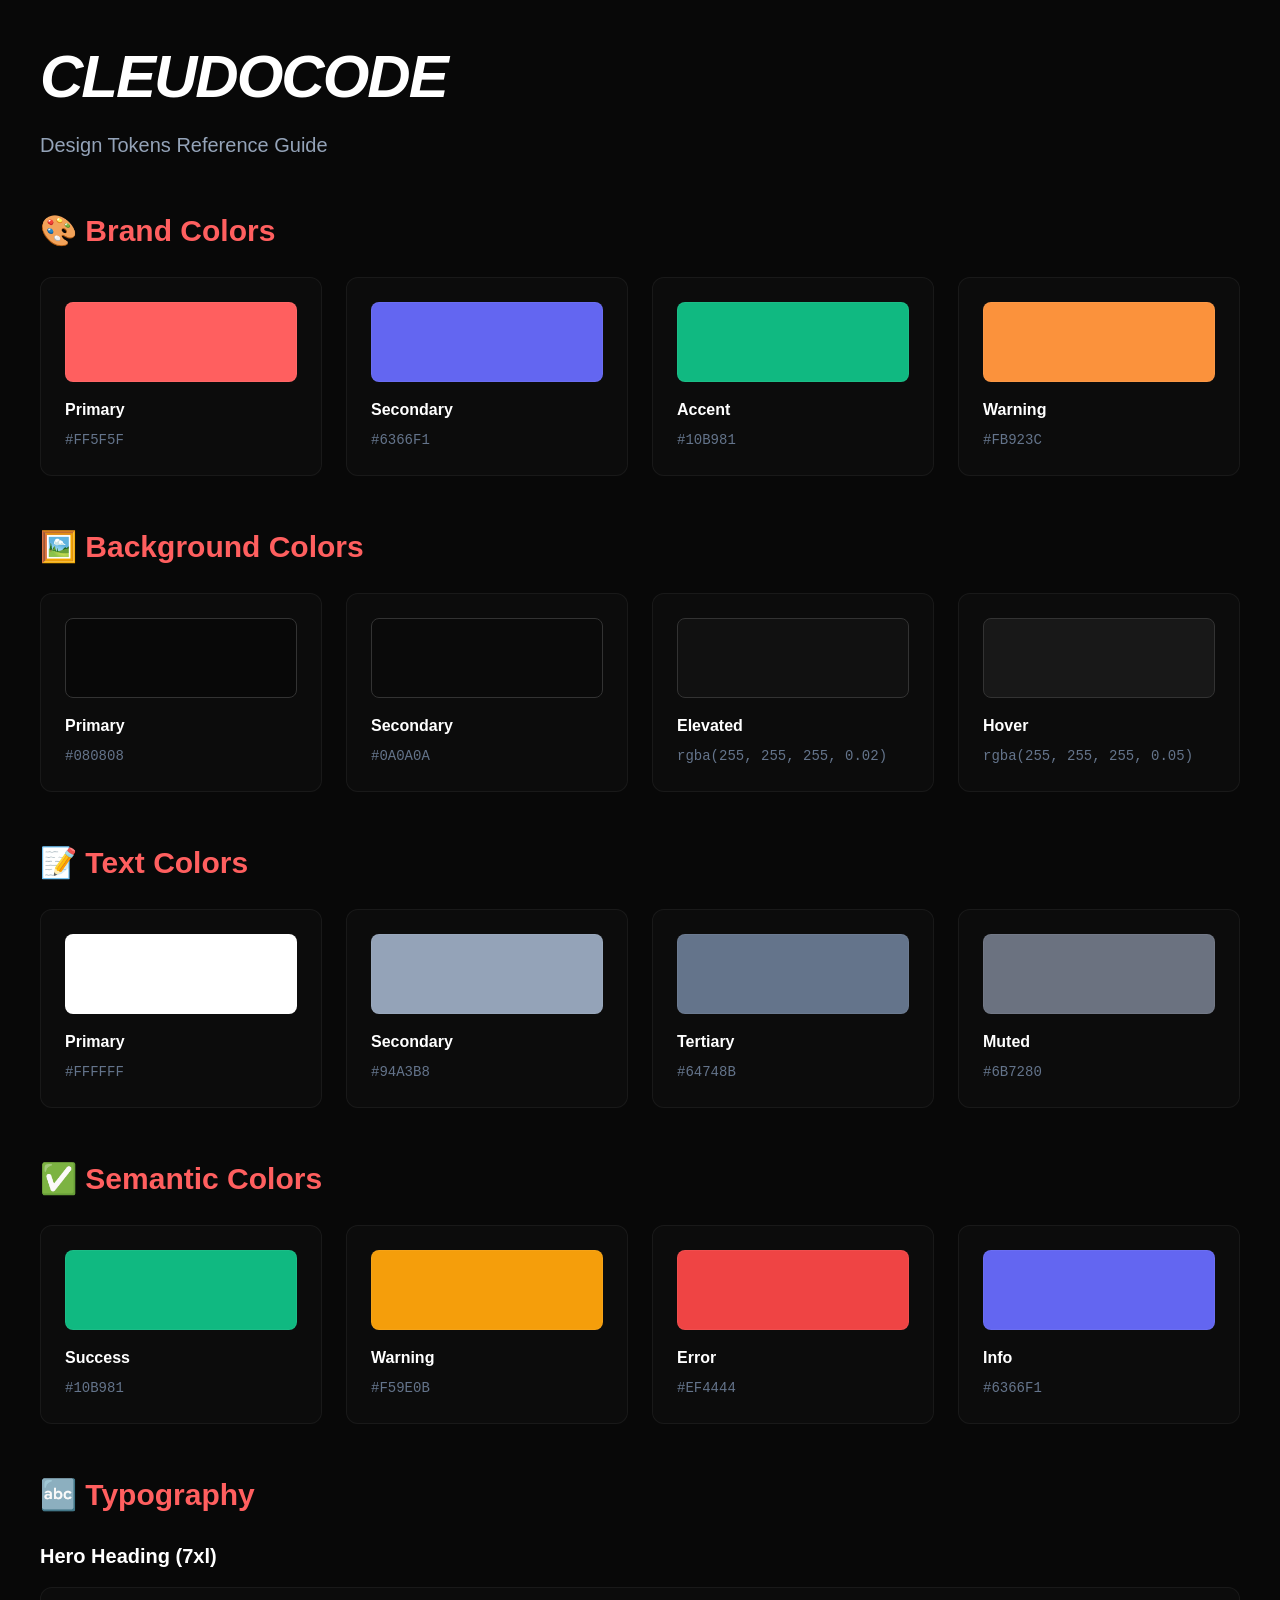
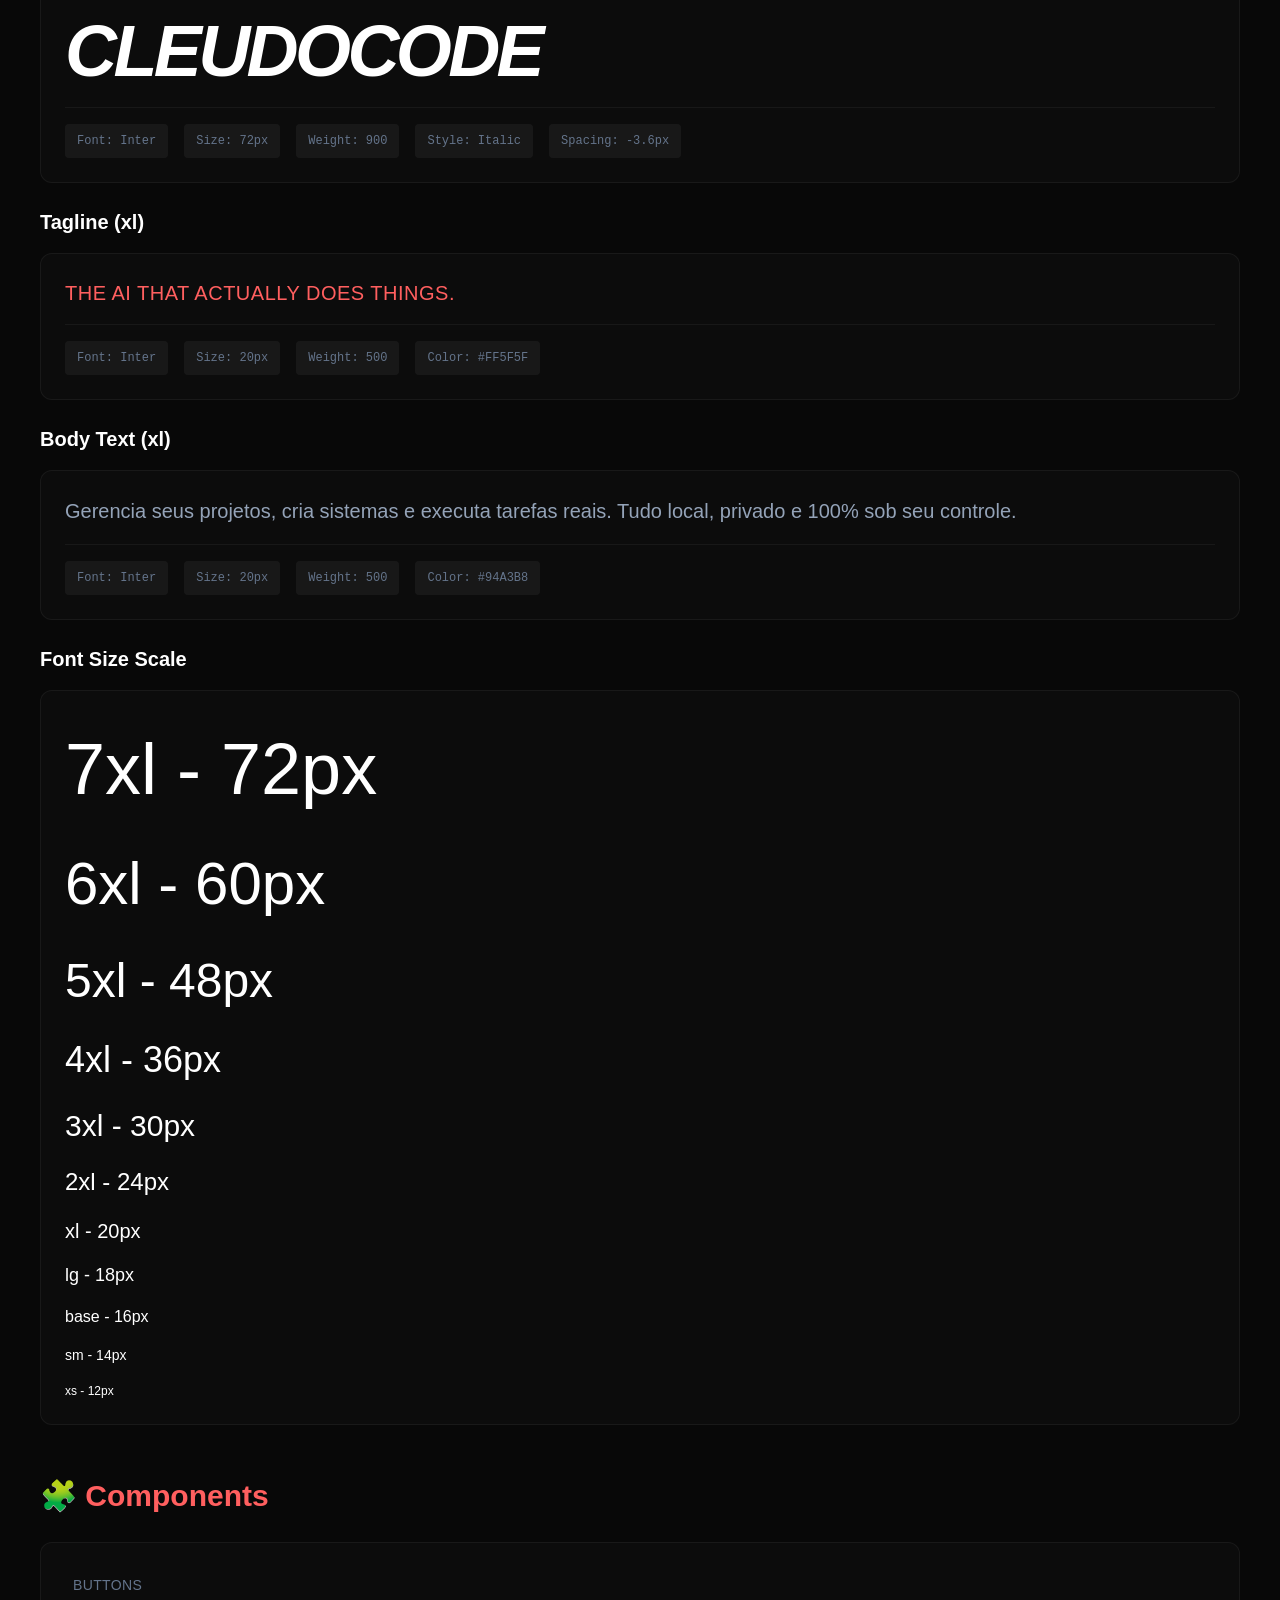
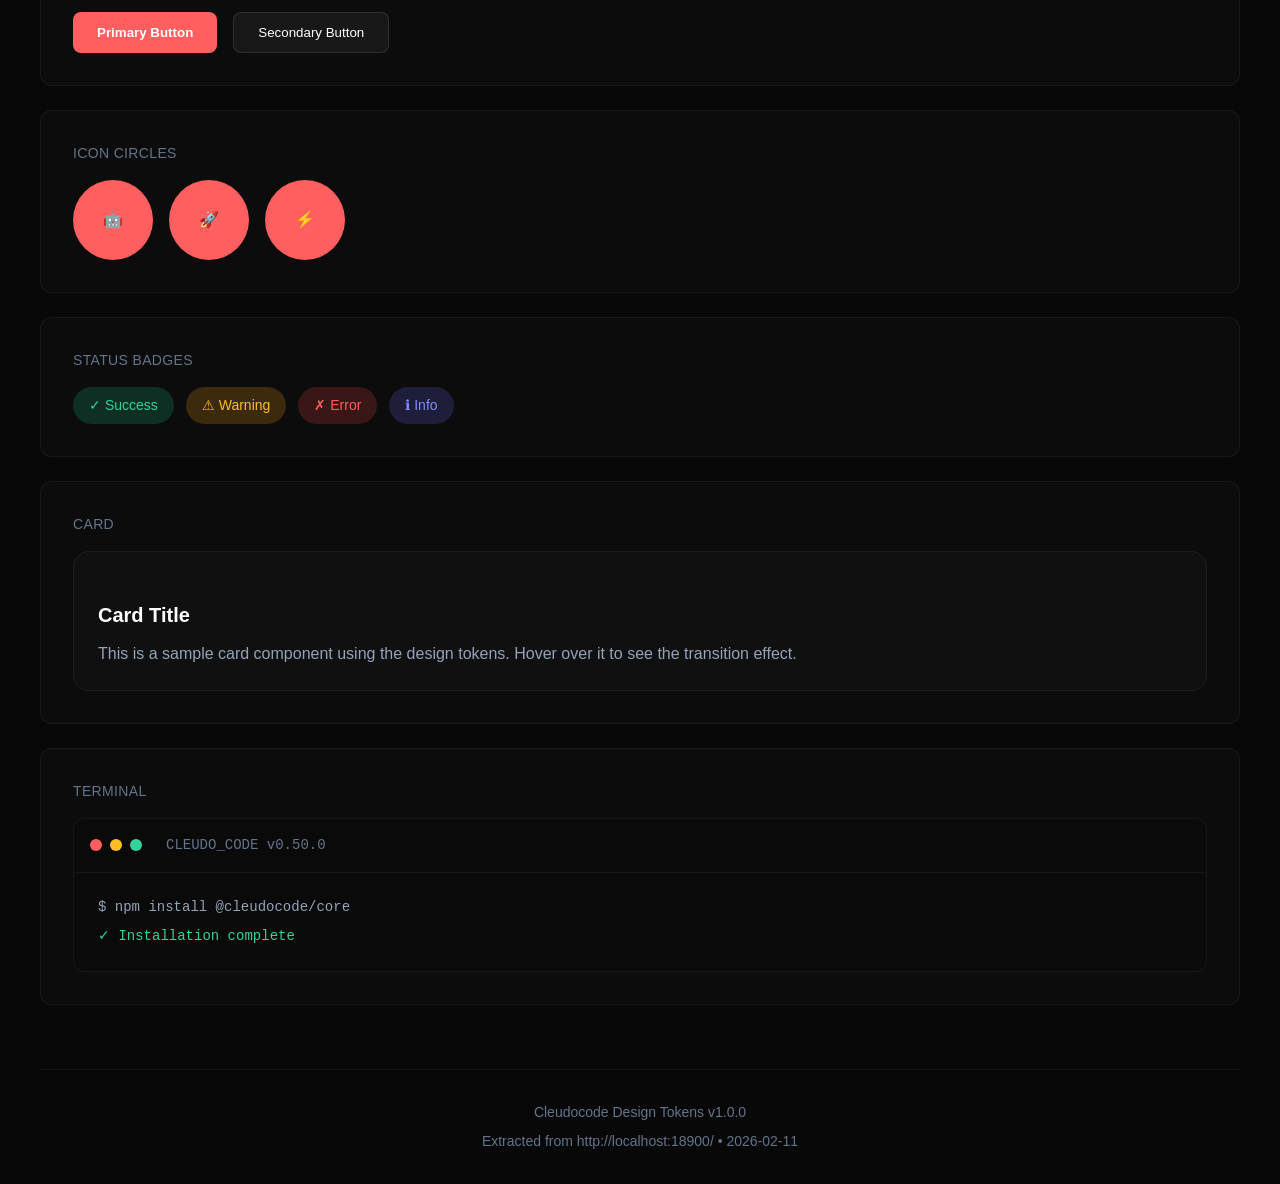
<file: design-tokens-reference.html>
<!DOCTYPE html>
<html lang="en">
<head>
    <meta charset="UTF-8">
    <meta name="viewport" content="width=device-width, initial-scale=1.0">
    <title>Cleudocode Design Tokens Reference</title>
    <link rel="stylesheet" href="design-tokens.css">
    <style>
        * {
            margin: 0;
            padding: 0;
            box-sizing: border-box;
        }
        
        body {
            background: var(--bg-primary);
            color: var(--text-primary);
            font-family: var(--font-sans);
            padding: var(--space-8);
            line-height: var(--leading-normal);
        }
        
        .container {
            max-width: 1200px;
            margin: 0 auto;
        }
        
        h1 {
            font-size: var(--font-6xl);
            font-weight: var(--font-black);
            font-style: italic;
            margin-bottom: var(--space-2);
            letter-spacing: -2px;
        }
        
        h2 {
            font-size: var(--font-3xl);
            font-weight: var(--font-bold);
            margin: var(--space-12) 0 var(--space-6) 0;
            color: var(--brand-primary);
        }
        
        h3 {
            font-size: var(--font-xl);
            font-weight: var(--font-semibold);
            margin: var(--space-6) 0 var(--space-4) 0;
        }
        
        .subtitle {
            font-size: var(--font-xl);
            color: var(--text-secondary);
            margin-bottom: var(--space-12);
        }
        
        .grid {
            display: grid;
            grid-template-columns: repeat(auto-fill, minmax(250px, 1fr));
            gap: var(--space-6);
            margin-bottom: var(--space-8);
        }
        
        .color-swatch {
            background: var(--bg-elevated);
            border: 1px solid var(--border-subtle);
            border-radius: var(--radius-xl);
            padding: var(--space-6);
            transition: all var(--transition-base);
        }
        
        .color-swatch:hover {
            background: var(--bg-hover);
            border-color: var(--border-default);
            transform: translateY(-2px);
        }
        
        .color-preview {
            width: 100%;
            height: 80px;
            border-radius: var(--radius-lg);
            margin-bottom: var(--space-4);
            border: 1px solid var(--border-subtle);
        }
        
        .color-name {
            font-weight: var(--font-semibold);
            font-size: var(--font-base);
            margin-bottom: var(--space-2);
        }
        
        .color-value {
            font-family: var(--font-mono);
            font-size: var(--font-sm);
            color: var(--text-tertiary);
        }
        
        .font-sample {
            background: var(--bg-elevated);
            border: 1px solid var(--border-subtle);
            border-radius: var(--radius-xl);
            padding: var(--space-6);
            margin-bottom: var(--space-6);
        }
        
        .font-meta {
            display: flex;
            gap: var(--space-4);
            flex-wrap: wrap;
            margin-top: var(--space-4);
            padding-top: var(--space-4);
            border-top: 1px solid var(--border-subtle);
        }
        
        .font-meta-item {
            font-family: var(--font-mono);
            font-size: var(--font-xs);
            color: var(--text-tertiary);
            background: var(--bg-hover);
            padding: var(--space-2) var(--space-3);
            border-radius: var(--radius-base);
        }
        
        .component-showcase {
            display: flex;
            flex-direction: column;
            gap: var(--space-6);
        }
        
        .component-example {
            background: var(--bg-elevated);
            border: 1px solid var(--border-subtle);
            border-radius: var(--radius-xl);
            padding: var(--space-8);
        }
        
        .component-label {
            font-size: var(--font-sm);
            color: var(--text-tertiary);
            margin-bottom: var(--space-4);
            text-transform: uppercase;
            letter-spacing: var(--tracking-wide);
        }
    </style>
</head>
<body>
    <div class="container">
        <h1>CLEUDOCODE</h1>
        <div class="subtitle">Design Tokens Reference Guide</div>
        
        <!-- Brand Colors -->
        <h2>🎨 Brand Colors</h2>
        <div class="grid">
            <div class="color-swatch">
                <div class="color-preview" style="background: var(--brand-primary);"></div>
                <div class="color-name">Primary</div>
                <div class="color-value">#FF5F5F</div>
            </div>
            <div class="color-swatch">
                <div class="color-preview" style="background: var(--brand-secondary);"></div>
                <div class="color-name">Secondary</div>
                <div class="color-value">#6366F1</div>
            </div>
            <div class="color-swatch">
                <div class="color-preview" style="background: var(--brand-accent);"></div>
                <div class="color-name">Accent</div>
                <div class="color-value">#10B981</div>
            </div>
            <div class="color-swatch">
                <div class="color-preview" style="background: var(--brand-warning);"></div>
                <div class="color-name">Warning</div>
                <div class="color-value">#FB923C</div>
            </div>
        </div>
        
        <!-- Background Colors -->
        <h2>🖼️ Background Colors</h2>
        <div class="grid">
            <div class="color-swatch">
                <div class="color-preview" style="background: var(--bg-primary); border: 1px solid #333;"></div>
                <div class="color-name">Primary</div>
                <div class="color-value">#080808</div>
            </div>
            <div class="color-swatch">
                <div class="color-preview" style="background: var(--bg-secondary); border: 1px solid #333;"></div>
                <div class="color-name">Secondary</div>
                <div class="color-value">#0A0A0A</div>
            </div>
            <div class="color-swatch">
                <div class="color-preview" style="background: var(--bg-elevated); border: 1px solid #333;"></div>
                <div class="color-name">Elevated</div>
                <div class="color-value">rgba(255, 255, 255, 0.02)</div>
            </div>
            <div class="color-swatch">
                <div class="color-preview" style="background: var(--bg-hover); border: 1px solid #333;"></div>
                <div class="color-name">Hover</div>
                <div class="color-value">rgba(255, 255, 255, 0.05)</div>
            </div>
        </div>
        
        <!-- Text Colors -->
        <h2>📝 Text Colors</h2>
        <div class="grid">
            <div class="color-swatch">
                <div class="color-preview" style="background: var(--text-primary);"></div>
                <div class="color-name">Primary</div>
                <div class="color-value">#FFFFFF</div>
            </div>
            <div class="color-swatch">
                <div class="color-preview" style="background: var(--text-secondary);"></div>
                <div class="color-name">Secondary</div>
                <div class="color-value">#94A3B8</div>
            </div>
            <div class="color-swatch">
                <div class="color-preview" style="background: var(--text-tertiary);"></div>
                <div class="color-name">Tertiary</div>
                <div class="color-value">#64748B</div>
            </div>
            <div class="color-swatch">
                <div class="color-preview" style="background: var(--text-muted);"></div>
                <div class="color-name">Muted</div>
                <div class="color-value">#6B7280</div>
            </div>
        </div>
        
        <!-- Semantic Colors -->
        <h2>✅ Semantic Colors</h2>
        <div class="grid">
            <div class="color-swatch">
                <div class="color-preview" style="background: var(--color-success);"></div>
                <div class="color-name">Success</div>
                <div class="color-value">#10B981</div>
            </div>
            <div class="color-swatch">
                <div class="color-preview" style="background: var(--color-warning);"></div>
                <div class="color-name">Warning</div>
                <div class="color-value">#F59E0B</div>
            </div>
            <div class="color-swatch">
                <div class="color-preview" style="background: var(--color-error);"></div>
                <div class="color-name">Error</div>
                <div class="color-value">#EF4444</div>
            </div>
            <div class="color-swatch">
                <div class="color-preview" style="background: var(--color-info);"></div>
                <div class="color-name">Info</div>
                <div class="color-value">#6366F1</div>
            </div>
        </div>
        
        <!-- Typography -->
        <h2>🔤 Typography</h2>
        
        <h3>Hero Heading (7xl)</h3>
        <div class="font-sample">
            <div class="hero-heading">CLEUDOCODE</div>
            <div class="font-meta">
                <span class="font-meta-item">Font: Inter</span>
                <span class="font-meta-item">Size: 72px</span>
                <span class="font-meta-item">Weight: 900</span>
                <span class="font-meta-item">Style: Italic</span>
                <span class="font-meta-item">Spacing: -3.6px</span>
            </div>
        </div>
        
        <h3>Tagline (xl)</h3>
        <div class="font-sample">
            <div class="hero-tagline">THE AI THAT ACTUALLY DOES THINGS.</div>
            <div class="font-meta">
                <span class="font-meta-item">Font: Inter</span>
                <span class="font-meta-item">Size: 20px</span>
                <span class="font-meta-item">Weight: 500</span>
                <span class="font-meta-item">Color: #FF5F5F</span>
            </div>
        </div>
        
        <h3>Body Text (xl)</h3>
        <div class="font-sample">
            <div class="hero-description">
                Gerencia seus projetos, cria sistemas e executa tarefas reais. 
                Tudo local, privado e 100% sob seu controle.
            </div>
            <div class="font-meta">
                <span class="font-meta-item">Font: Inter</span>
                <span class="font-meta-item">Size: 20px</span>
                <span class="font-meta-item">Weight: 500</span>
                <span class="font-meta-item">Color: #94A3B8</span>
            </div>
        </div>
        
        <h3>Font Size Scale</h3>
        <div class="font-sample">
            <div style="font-size: var(--font-7xl); margin-bottom: 1rem;">7xl - 72px</div>
            <div style="font-size: var(--font-6xl); margin-bottom: 1rem;">6xl - 60px</div>
            <div style="font-size: var(--font-5xl); margin-bottom: 1rem;">5xl - 48px</div>
            <div style="font-size: var(--font-4xl); margin-bottom: 1rem;">4xl - 36px</div>
            <div style="font-size: var(--font-3xl); margin-bottom: 1rem;">3xl - 30px</div>
            <div style="font-size: var(--font-2xl); margin-bottom: 1rem;">2xl - 24px</div>
            <div style="font-size: var(--font-xl); margin-bottom: 1rem;">xl - 20px</div>
            <div style="font-size: var(--font-lg); margin-bottom: 1rem;">lg - 18px</div>
            <div style="font-size: var(--font-base); margin-bottom: 1rem;">base - 16px</div>
            <div style="font-size: var(--font-sm); margin-bottom: 1rem;">sm - 14px</div>
            <div style="font-size: var(--font-xs);">xs - 12px</div>
        </div>
        
        <!-- Components -->
        <h2>🧩 Components</h2>
        
        <div class="component-showcase">
            <div class="component-example">
                <div class="component-label">Buttons</div>
                <div style="display: flex; gap: var(--space-4); flex-wrap: wrap;">
                    <button class="btn-primary">Primary Button</button>
                    <button class="btn-secondary">Secondary Button</button>
                </div>
            </div>
            
            <div class="component-example">
                <div class="component-label">Icon Circles</div>
                <div style="display: flex; gap: var(--space-4);">
                    <div class="icon-circle" style="width: 80px; height: 80px;">🤖</div>
                    <div class="icon-circle" style="width: 80px; height: 80px;">🚀</div>
                    <div class="icon-circle" style="width: 80px; height: 80px;">⚡</div>
                </div>
            </div>
            
            <div class="component-example">
                <div class="component-label">Status Badges</div>
                <div style="display: flex; gap: var(--space-3); flex-wrap: wrap;">
                    <span class="badge badge-success">✓ Success</span>
                    <span class="badge badge-warning">⚠ Warning</span>
                    <span class="badge badge-error">✗ Error</span>
                    <span class="badge badge-info">ℹ Info</span>
                </div>
            </div>
            
            <div class="component-example">
                <div class="component-label">Card</div>
                <div class="card">
                    <h3 style="margin-bottom: var(--space-3);">Card Title</h3>
                    <p style="color: var(--text-secondary);">
                        This is a sample card component using the design tokens. 
                        Hover over it to see the transition effect.
                    </p>
                </div>
            </div>
            
            <div class="component-example">
                <div class="component-label">Terminal</div>
                <div class="terminal">
                    <div class="terminal-header">
                        <div class="terminal-dot red"></div>
                        <div class="terminal-dot yellow"></div>
                        <div class="terminal-dot green"></div>
                        <span style="margin-left: var(--space-4); color: var(--text-tertiary);">
                            CLEUDO_CODE v0.50.0
                        </span>
                    </div>
                    <div style="padding: var(--space-6); color: var(--text-secondary);">
                        <div>$ npm install @cleudocode/core</div>
                        <div style="color: var(--status-green); margin-top: var(--space-2);">
                            ✓ Installation complete
                        </div>
                    </div>
                </div>
            </div>
        </div>
        
        <!-- Footer -->
        <div style="margin-top: var(--space-16); padding-top: var(--space-8); border-top: 1px solid var(--border-subtle); text-align: center; color: var(--text-tertiary); font-size: var(--font-sm);">
            <p>Cleudocode Design Tokens v1.0.0</p>
            <p style="margin-top: var(--space-2);">
                Extracted from http://localhost:18900/ • 2026-02-11
            </p>
        </div>
    </div>
</body>
</html>
</file>
<file: design-tokens.css>
/**
 * Cleudocode Design Tokens
 * Extracted from the landing page at http://localhost:18900/
 * 
 * Usage:
 * - Import this file in your CSS/SCSS files
 * - Use var(--token-name) to reference tokens
 * - Compatible with Streamlit custom CSS, Next.js, React, etc.
 */

:root {
  /* ==================== COLORS ==================== */
  
  /* Brand Colors */
  --brand-primary: #FF5F5F;        /* Coral/Salmon Red */
  --brand-secondary: #6366F1;      /* Indigo */
  --brand-accent: #10B981;         /* Emerald Green */
  --brand-warning: #FB923C;        /* Orange */
  
  /* Background Colors */
  --bg-primary: #080808;           /* Almost Black */
  --bg-secondary: #0A0A0A;         /* Very Dark Gray */
  --bg-tertiary: rgb(15, 22, 41);  /* Dark Blue-Gray */
  --bg-elevated: rgba(255, 255, 255, 0.02); /* Subtle Elevated */
  --bg-hover: rgba(255, 255, 255, 0.05);    /* Hover State */
  --bg-active: rgba(255, 255, 255, 0.08);   /* Active State */
  
  /* Text Colors */
  --text-primary: #FFFFFF;         /* White */
  --text-secondary: #94A3B8;       /* Gray-Blue */
  --text-tertiary: #64748B;        /* Darker Gray-Blue */
  --text-muted: #6B7280;           /* Muted Gray */
  --text-disabled: rgb(71, 85, 105); /* Disabled Gray */
  
  /* Border Colors */
  --border-subtle: rgba(255, 255, 255, 0.05);
  --border-default: rgba(255, 255, 255, 0.1);
  --border-strong: rgba(255, 255, 255, 0.2);
  
  /* Semantic Colors */
  --color-success: #10B981;        /* Green */
  --color-success-bg: rgba(16, 185, 129, 0.2);
  --color-warning: #F59E0B;        /* Amber */
  --color-warning-bg: rgba(245, 158, 11, 0.2);
  --color-error: #EF4444;          /* Red */
  --color-error-bg: rgba(239, 68, 68, 0.2);
  --color-info: #6366F1;           /* Indigo */
  --color-info-bg: rgba(99, 102, 241, 0.2);
  
  /* Status Indicators */
  --status-green: #34D399;         /* Light Green */
  --status-red: #FF5F5F;           /* Coral Red */
  --status-blue: #818CF8;          /* Light Indigo */
  --status-orange: #FBBF24;        /* Amber */
  --status-purple: #C084FC;        /* Purple */
  
  /* Accent Variants */
  --accent-coral-light: rgba(255, 95, 95, 0.4);
  --accent-indigo-light: rgba(99, 102, 241, 0.4);
  --accent-orange-light: rgba(245, 158, 11, 0.4);
  
  /* Overlay & Shadow */
  --overlay-dark: rgba(0, 0, 0, 0.4);
  --overlay-darker: rgba(3, 3, 3, 0.4);
  --shadow-sm: 0 1px 2px rgba(0, 0, 0, 0.5);
  --shadow-md: 0 4px 6px rgba(0, 0, 0, 0.5);
  --shadow-lg: 0 10px 15px rgba(0, 0, 0, 0.5);
  --shadow-xl: 0 20px 25px rgba(0, 0, 0, 0.5);
  
  /* ==================== TYPOGRAPHY ==================== */
  
  /* Font Families */
  --font-sans: 'Inter', -apple-system, BlinkMacSystemFont, 'Segoe UI', 'Roboto', 'Oxygen', 'Ubuntu', 'Cantarell', sans-serif;
  --font-mono: 'JetBrains Mono', 'Fira Code', 'Consolas', 'Monaco', 'Courier New', monospace;
  
  /* Font Sizes */
  --font-xs: 12px;
  --font-sm: 14px;
  --font-base: 16px;
  --font-lg: 18px;
  --font-xl: 20px;
  --font-2xl: 24px;
  --font-3xl: 30px;
  --font-4xl: 36px;
  --font-5xl: 48px;
  --font-6xl: 60px;
  --font-7xl: 72px;
  
  /* Font Weights */
  --font-normal: 400;
  --font-medium: 500;
  --font-semibold: 600;
  --font-bold: 700;
  --font-extrabold: 800;
  --font-black: 900;
  
  /* Line Heights */
  --leading-tight: 1.25;
  --leading-snug: 1.375;
  --leading-normal: 1.5;
  --leading-relaxed: 1.625;
  --leading-loose: 2;
  
  /* Letter Spacing */
  --tracking-tighter: -0.05em;
  --tracking-tight: -0.025em;
  --tracking-normal: 0;
  --tracking-wide: 0.025em;
  --tracking-wider: 0.05em;
  --tracking-widest: 0.1em;
  
  /* ==================== SPACING ==================== */
  
  --space-0: 0;
  --space-1: 0.25rem;    /* 4px */
  --space-2: 0.5rem;     /* 8px */
  --space-3: 0.75rem;    /* 12px */
  --space-4: 1rem;       /* 16px */
  --space-5: 1.25rem;    /* 20px */
  --space-6: 1.5rem;     /* 24px */
  --space-8: 2rem;       /* 32px */
  --space-10: 2.5rem;    /* 40px */
  --space-12: 3rem;      /* 48px */
  --space-16: 4rem;      /* 64px */
  --space-20: 5rem;      /* 80px */
  --space-24: 6rem;      /* 96px */
  
  /* ==================== BORDER RADIUS ==================== */
  
  --radius-none: 0;
  --radius-sm: 0.125rem;   /* 2px */
  --radius-base: 0.25rem;  /* 4px */
  --radius-md: 0.375rem;   /* 6px */
  --radius-lg: 0.5rem;     /* 8px */
  --radius-xl: 0.75rem;    /* 12px */
  --radius-2xl: 1rem;      /* 16px */
  --radius-3xl: 1.5rem;    /* 24px */
  --radius-full: 9999px;
  
  /* ==================== TRANSITIONS ==================== */
  
  --transition-fast: 150ms cubic-bezier(0.4, 0, 0.2, 1);
  --transition-base: 250ms cubic-bezier(0.4, 0, 0.2, 1);
  --transition-slow: 350ms cubic-bezier(0.4, 0, 0.2, 1);
  --transition-slower: 500ms cubic-bezier(0.4, 0, 0.2, 1);
  
  /* ==================== Z-INDEX ==================== */
  
  --z-base: 1;
  --z-dropdown: 1000;
  --z-sticky: 1100;
  --z-fixed: 1200;
  --z-modal-backdrop: 1300;
  --z-modal: 1400;
  --z-popover: 1500;
  --z-tooltip: 1600;
  --z-notification: 1700;
}

/* ==================== COMPONENT-SPECIFIC TOKENS ==================== */

/* Hero Section */
.hero-heading {
  font-family: var(--font-sans);
  font-size: var(--font-7xl);
  font-weight: var(--font-black);
  font-style: italic;
  color: var(--text-primary);
  letter-spacing: -3.6px;
  line-height: 1.1;
}

.hero-tagline {
  font-family: var(--font-sans);
  font-size: var(--font-xl);
  font-weight: var(--font-medium);
  color: var(--brand-primary);
  text-transform: uppercase;
  letter-spacing: var(--tracking-wide);
}

.hero-description {
  font-family: var(--font-sans);
  font-size: var(--font-xl);
  font-weight: var(--font-medium);
  color: var(--text-secondary);
  line-height: var(--leading-relaxed);
}

/* Icon Circles */
.icon-circle {
  background: var(--brand-primary);
  border-radius: var(--radius-full);
  display: flex;
  align-items: center;
  justify-content: center;
  color: var(--text-primary);
}

/* Navigation */
.nav-link {
  font-family: var(--font-sans);
  font-size: var(--font-sm);
  font-weight: var(--font-medium);
  color: var(--text-secondary);
  text-transform: uppercase;
  letter-spacing: var(--tracking-wider);
  transition: color var(--transition-fast);
}

.nav-link:hover {
  color: var(--text-primary);
}

.nav-link.active {
  color: var(--brand-primary);
}

/* Cards */
.card {
  background: var(--bg-elevated);
  border: 1px solid var(--border-subtle);
  border-radius: var(--radius-2xl);
  padding: var(--space-6);
  transition: all var(--transition-base);
}

.card:hover {
  background: var(--bg-hover);
  border-color: var(--border-default);
  transform: translateY(-2px);
}

/* Buttons */
.btn-primary {
  background: var(--brand-primary);
  color: var(--text-primary);
  font-weight: var(--font-semibold);
  padding: var(--space-3) var(--space-6);
  border-radius: var(--radius-lg);
  border: none;
  transition: all var(--transition-fast);
  cursor: pointer;
}

.btn-primary:hover {
  background: #ff7a7a;
  transform: translateY(-1px);
  box-shadow: var(--shadow-md);
}

.btn-secondary {
  background: var(--bg-hover);
  color: var(--text-primary);
  font-weight: var(--font-medium);
  padding: var(--space-3) var(--space-6);
  border-radius: var(--radius-lg);
  border: 1px solid var(--border-default);
  transition: all var(--transition-fast);
  cursor: pointer;
}

.btn-secondary:hover {
  background: var(--bg-active);
  border-color: var(--border-strong);
}

/* Terminal */
.terminal {
  background: var(--bg-secondary);
  border: 1px solid var(--border-subtle);
  border-radius: var(--radius-xl);
  font-family: var(--font-mono);
  font-size: var(--font-sm);
  color: var(--text-secondary);
}

.terminal-header {
  padding: var(--space-4);
  border-bottom: 1px solid var(--border-subtle);
  display: flex;
  align-items: center;
  gap: var(--space-2);
}

.terminal-dot {
  width: 12px;
  height: 12px;
  border-radius: var(--radius-full);
}

.terminal-dot.red { background: #FF5F5F; }
.terminal-dot.yellow { background: #FBBF24; }
.terminal-dot.green { background: #34D399; }

/* Status Badges */
.badge {
  display: inline-flex;
  align-items: center;
  gap: var(--space-2);
  padding: var(--space-2) var(--space-4);
  border-radius: var(--radius-full);
  font-size: var(--font-sm);
  font-weight: var(--font-medium);
}

.badge-success {
  background: var(--color-success-bg);
  color: var(--status-green);
}

.badge-warning {
  background: var(--color-warning-bg);
  color: var(--status-orange);
}

.badge-error {
  background: var(--color-error-bg);
  color: var(--status-red);
}

.badge-info {
  background: var(--color-info-bg);
  color: var(--status-blue);
}

/* ==================== UTILITY CLASSES ==================== */

/* Text Colors */
.text-primary { color: var(--text-primary); }
.text-secondary { color: var(--text-secondary); }
.text-tertiary { color: var(--text-tertiary); }
.text-muted { color: var(--text-muted); }
.text-brand { color: var(--brand-primary); }

/* Background Colors */
.bg-primary { background-color: var(--bg-primary); }
.bg-secondary { background-color: var(--bg-secondary); }
.bg-elevated { background-color: var(--bg-elevated); }
.bg-brand { background-color: var(--brand-primary); }

/* Spacing Utilities */
.p-0 { padding: var(--space-0); }
.p-1 { padding: var(--space-1); }
.p-2 { padding: var(--space-2); }
.p-3 { padding: var(--space-3); }
.p-4 { padding: var(--space-4); }
.p-6 { padding: var(--space-6); }
.p-8 { padding: var(--space-8); }

.m-0 { margin: var(--space-0); }
.m-1 { margin: var(--space-1); }
.m-2 { margin: var(--space-2); }
.m-3 { margin: var(--space-3); }
.m-4 { margin: var(--space-4); }
.m-6 { margin: var(--space-6); }
.m-8 { margin: var(--space-8); }

/* Border Radius Utilities */
.rounded-sm { border-radius: var(--radius-sm); }
.rounded { border-radius: var(--radius-base); }
.rounded-md { border-radius: var(--radius-md); }
.rounded-lg { border-radius: var(--radius-lg); }
.rounded-xl { border-radius: var(--radius-xl); }
.rounded-2xl { border-radius: var(--radius-2xl); }
.rounded-full { border-radius: var(--radius-full); }
</file>
